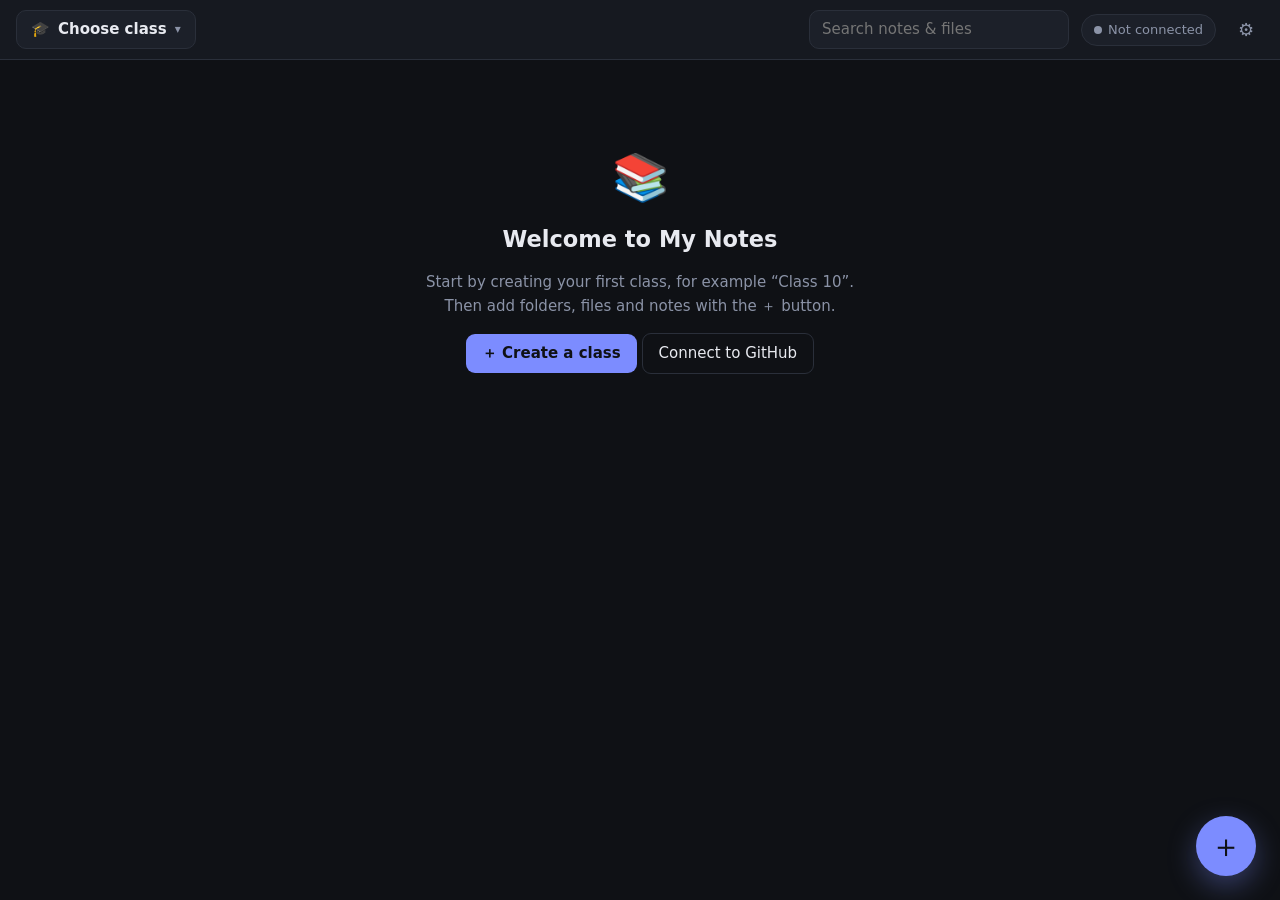
<file: index.html>
<!doctype html>
<html lang="en">
<head>
<meta charset="utf-8">
<meta name="viewport" content="width=device-width, initial-scale=1, viewport-fit=cover">
<meta http-equiv="Content-Security-Policy"
  content="default-src 'self'; script-src 'self'; style-src 'self' 'unsafe-inline'; img-src 'self' data: blob: https:; connect-src 'self' https://api.github.com">
<meta name="theme-color" content="#0f1115">
<meta name="color-scheme" content="dark">
<meta name="apple-mobile-web-app-capable" content="yes">
<meta name="mobile-web-app-capable" content="yes">
<meta name="apple-mobile-web-app-status-bar-style" content="black-translucent">
<meta name="apple-mobile-web-app-title" content="My Notes">
<link rel="manifest" href="manifest.webmanifest">
<link rel="icon" href="icons/icon-192.png">
<link rel="apple-touch-icon" href="icons/apple-touch-icon.png">
<title>My Notes</title>
<link rel="stylesheet" href="style.css">
</head>
<body>
  <div class="topbar">
    <div class="class-select">
      <button class="class-btn" id="classBtn" data-action="class-menu"></button>
      <div class="menu" id="classMenu"></div>
    </div>
    <nav class="crumbs" id="crumbs"></nav>
    <div class="spacer"></div>
    <input class="search" id="search" type="search" placeholder="Search notes &amp; files" autocomplete="off">
    <button class="sync-pill" id="syncPill" data-action="sync"></button>
    <button class="icon-btn" data-action="settings" title="Settings">⚙</button>
  </div>

  <main id="main"></main>

  <button class="fab" id="fab" data-action="fab" title="Add (Ctrl+N)">＋</button>
  <div class="fab-tip" id="fabTip"></div>

  <div class="popup" id="popup"></div>
  <div class="modal-bg" id="modalBg"><div class="modal" id="modal"></div></div>
  <div class="toasts" id="toasts"></div>
  <div class="drop-overlay"><div class="drop-box">📥<div id="dropHint">Drop to upload</div></div></div>
  <input type="file" id="pdfInput" class="visually-hidden" multiple tabindex="-1" aria-hidden="true">
  <input type="file" id="cameraInput" class="visually-hidden" accept="image/*" capture="environment" tabindex="-1" aria-hidden="true">
  <input type="file" id="folderInput" class="visually-hidden" webkitdirectory multiple tabindex="-1" aria-hidden="true">

  <script src="vendor/marked.umd.js"></script>
  <script src="vendor/purify.min.js"></script>
  <script src="backend.js"></script>
  <script src="app.js"></script>
</body>
</html>
</file>
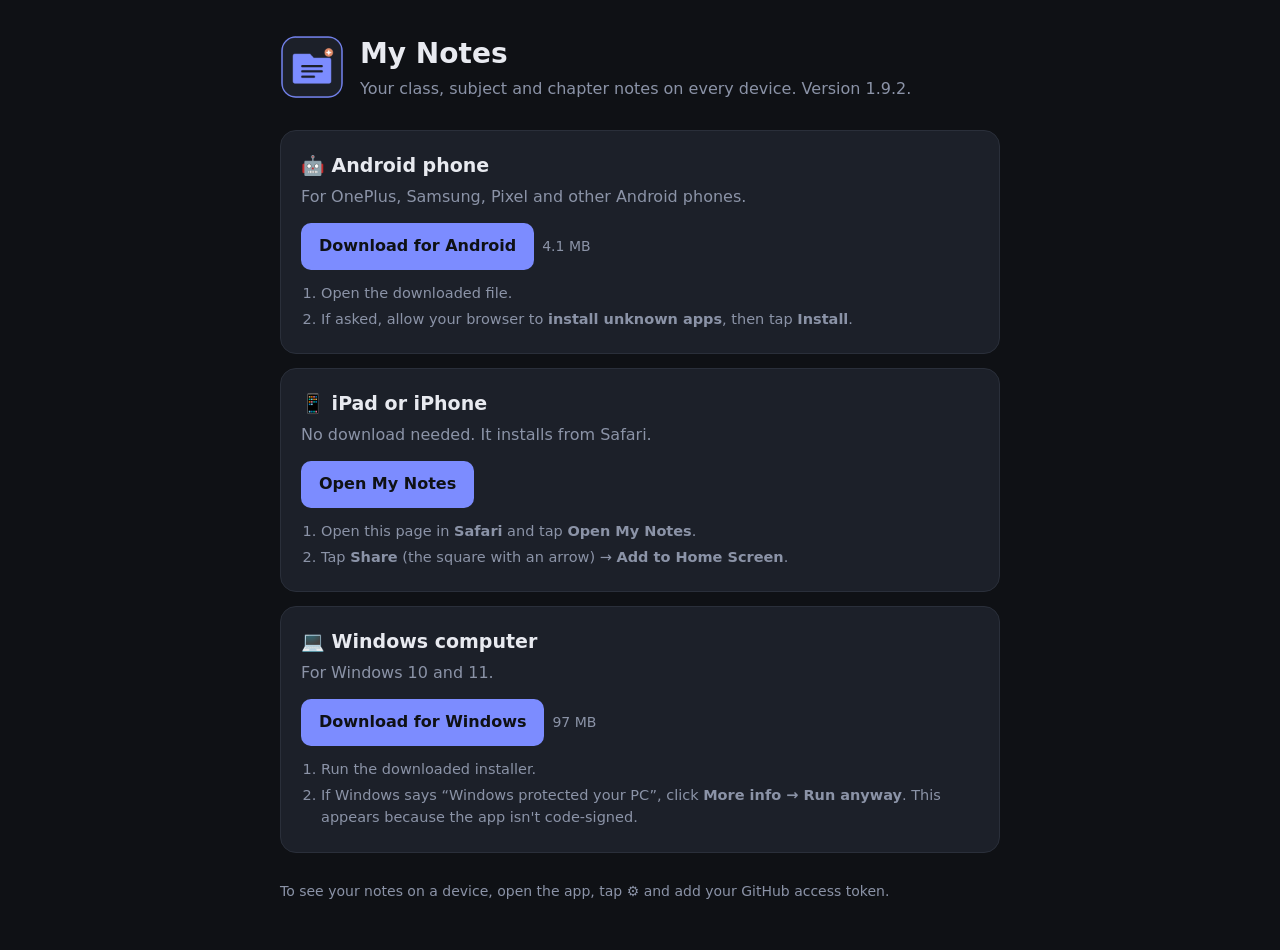
<file: download/index.html>
<!doctype html>
<html lang="en">
<head>
<meta charset="utf-8">
<meta name="viewport" content="width=device-width, initial-scale=1, viewport-fit=cover">
<title>Download My Notes</title>
<meta name="description" content="Download the My Notes app for Android, Windows and iPad.">
<link rel="icon" href="../icons/icon-192.png">
<style>
  :root {
    --bg: #0f1115; --card: #1c2029; --line: #2a2f3a; --text: #e8eaf0; --muted: #8b93a7;
    --accent: #7c8cff; --accent-ink: #0f1115;
    color-scheme: dark;
  }
  * { box-sizing: border-box; }
  body { margin: 0; background: var(--bg); color: var(--text);
    font: 16px/1.55 "Segoe UI", system-ui, -apple-system, Roboto, sans-serif;
    padding: max(32px, env(safe-area-inset-top)) 16px 48px; }
  main { max-width: 720px; margin: 0 auto; }
  header { display: flex; align-items: center; gap: 16px; margin-bottom: 28px; }
  header img { width: 64px; height: 64px; }
  h1 { margin: 0; font-size: 28px; }
  header p { margin: 2px 0 0; color: var(--muted); }
  .cards { display: grid; gap: 14px; }
  .card { background: var(--card); border: 1px solid var(--line); border-radius: 16px; padding: 20px; }
  .card h2 { margin: 0 0 4px; font-size: 19px; display: flex; align-items: center; gap: 10px; }
  .card p { margin: 0 0 14px; color: var(--muted); }
  .card ol { margin: 12px 0 0; padding-left: 20px; color: var(--muted); font-size: 14.5px; }
  .card ol li { margin: 3px 0; }
  .btn { display: inline-block; background: var(--accent); color: var(--accent-ink); text-decoration: none;
    font-weight: 700; padding: 11px 18px; border-radius: 10px; }
  .btn:focus-visible { outline: 3px solid #fff; outline-offset: 2px; }
  .size { color: var(--muted); font-size: 14px; margin-left: 8px; }
  .open { color: var(--accent); }
  footer { margin-top: 28px; color: var(--muted); font-size: 14px; }
</style>
</head>
<body>
<main>
  <header>
    <img src="../icons/icon-192.png" alt="">
    <div><h1>My Notes</h1><p>Your class, subject and chapter notes on every device. Version <span id="ver">1.9.2</span>.</p></div>
  </header>

  <div class="cards">
    <section class="card">
      <h2>🤖 Android phone</h2>
      <p>For OnePlus, Samsung, Pixel and other Android phones.</p>
      <a class="btn" href="My-Notes.apk" download>Download for Android</a><span class="size">4.1 MB</span>
      <ol>
        <li>Open the downloaded file.</li>
        <li>If asked, allow your browser to <b>install unknown apps</b>, then tap <b>Install</b>.</li>
      </ol>
    </section>

    <section class="card">
      <h2>📱 iPad or iPhone</h2>
      <p>No download needed. It installs from Safari.</p>
      <a class="btn" href="../">Open My Notes</a>
      <ol>
        <li>Open this page in <b>Safari</b> and tap <b>Open My Notes</b>.</li>
        <li>Tap <b>Share</b> (the square with an arrow) → <b>Add to Home Screen</b>.</li>
      </ol>
    </section>

    <section class="card">
      <h2>💻 Windows computer</h2>
      <p>For Windows 10 and 11.</p>
      <a class="btn" href="My-Notes-Setup.exe" download>Download for Windows</a><span class="size">97 MB</span>
      <ol>
        <li>Run the downloaded installer.</li>
        <li>If Windows says “Windows protected your PC”, click <b>More info → Run anyway</b>. This appears because the app isn't code-signed.</li>
      </ol>
    </section>
  </div>

  <footer>To see your notes on a device, open the app, tap ⚙ and add your GitHub access token.</footer>
</main>
</body>
</html>
</file>
<file: style.css>
:root {
  --bg: #0f1115; --panel: #161920; --card: #1c2029; --hover: #242935; --raised: #2a3040;
  --text: #e8eaf0; --muted: #8b93a7; --line: #2a2f3a;
  --accent: #7c8cff; --accent-soft: #252b48;
  --claude: #e08a68; --claude-soft: #3a2a23;
  --danger: #ff6b6b; --ok: #5fd39a; --warn: #f2c14e;
  color-scheme: dark;
}
* { box-sizing: border-box; }
html, body { height: 100%; }
body { margin: 0; background: var(--bg); color: var(--text); display: flex; flex-direction: column;
  font: 15px/1.55 "Segoe UI", system-ui, -apple-system, Roboto, sans-serif; overflow: hidden; user-select: none;
  -webkit-user-select: none; -webkit-tap-highlight-color: transparent; -webkit-text-size-adjust: 100%;
  padding-left: var(--safe-area-inset-left, env(safe-area-inset-left, 0px)); padding-right: var(--safe-area-inset-right, env(safe-area-inset-right, 0px)); }
button { font: inherit; color: inherit; }
input, textarea { font: inherit; color: var(--text); user-select: text; -webkit-user-select: text; }
::-webkit-scrollbar { width: 10px; height: 10px; }
::-webkit-scrollbar-thumb { background: var(--line); border-radius: 10px; border: 2px solid var(--bg); }

/* ---------- top bar ---------- */
.topbar { display: flex; align-items: center; gap: 12px; padding: calc(10px + var(--safe-area-inset-top, env(safe-area-inset-top, 0px))) 16px 10px; background: var(--panel);
  border-bottom: 1px solid var(--line); flex: none; }
.class-select { position: relative; }
.class-btn { background: var(--card); border: 1px solid var(--line); border-radius: 10px; padding: 7px 14px;
  font-weight: 600; cursor: pointer; display: flex; gap: 8px; align-items: center; max-width: 240px; white-space: nowrap; }
.class-btn span.name { overflow: hidden; text-overflow: ellipsis; }
.class-btn:hover { background: var(--hover); }
.caret { color: var(--muted); font-size: 12px; }
.crumbs { font-size: 14px; color: var(--muted); white-space: nowrap; overflow: hidden; text-overflow: ellipsis; min-width: 0; }
.crumbs a { color: var(--accent); cursor: pointer; }
.crumbs a:hover { text-decoration: underline; }
.crumbs .sep { margin: 0 6px; opacity: .6; }
.spacer { flex: 1; }
.search { width: 260px; padding: 7px 12px; border-radius: 10px; border: 1px solid var(--line); background: var(--card); outline: none; }
.search:focus { border-color: var(--accent); }
.icon-btn { background: transparent; border: 1px solid transparent; border-radius: 8px; width: 36px; height: 36px;
  font-size: 18px; cursor: pointer; color: var(--muted); }
.icon-btn:hover { background: var(--hover); color: var(--text); }
.sync-pill { background: var(--card); border: 1px solid var(--line); border-radius: 99px; padding: 5px 12px;
  font-size: 13px; color: var(--muted); cursor: pointer; white-space: nowrap; }
.sync-pill:hover { background: var(--hover); }
.sync-pill .dot { display: inline-block; width: 8px; height: 8px; border-radius: 50%; margin-right: 6px; background: var(--muted); }
.sync-pill.ok .dot { background: var(--ok); }
.sync-pill.error .dot { background: var(--danger); }
.sync-pill.offline .dot { background: var(--warn); }
.sync-pill.syncing .dot { background: var(--accent); animation: pulse 1s infinite; }
@keyframes pulse { 50% { opacity: .3; } }

/* ---------- menus & popups ---------- */
.menu, .popup { position: absolute; min-width: 210px; background: var(--card); border: 1px solid var(--line);
  border-radius: 10px; padding: 6px; z-index: 30; display: none; box-shadow: 0 12px 32px rgba(0,0,0,.5); }
.menu { top: 44px; left: 0; min-width: 250px; max-height: 60vh; overflow: auto; }
.menu-item > span { white-space: nowrap; }
.menu.show, .popup.show { display: block; }
.menu-item { padding: 7px 12px; border-radius: 6px; cursor: pointer; display: flex; justify-content: space-between; gap: 12px; }
.menu-item:hover { background: var(--hover); }
.menu-item.active { color: var(--accent); font-weight: 600; }
.menu-item.danger { color: var(--danger); }
.menu-item .sub { color: var(--muted); font-size: 13px; }
.menu-sep { height: 1px; background: var(--line); margin: 6px 4px; }
.menu-item.accent { color: var(--accent); }

/* ---------- main ---------- */
main { flex: 1; overflow: auto; padding: 22px 28px calc(110px + var(--safe-area-inset-bottom, env(safe-area-inset-bottom, 0px))); -webkit-overflow-scrolling: touch; }
.section { margin-bottom: 28px; }
.label { font-size: 12px; text-transform: uppercase; letter-spacing: .07em; color: var(--muted); margin: 0 0 10px; }
h1.page { font-size: 24px; margin: 0 0 18px; display: flex; align-items: center; gap: 10px; }
.grid { display: grid; grid-template-columns: repeat(auto-fill, minmax(180px, 1fr)); gap: 14px; }
.folder { position: relative; background: var(--card); border: 1px solid var(--line); border-radius: 14px; padding: 16px 16px 14px;
  cursor: pointer; transition: transform .08s, border-color .08s, background .08s; }
.folder:hover { background: var(--hover); border-color: var(--accent); transform: translateY(-1px); }
.folder .icon { font-size: 30px; line-height: 1.2; }
.folder .name { font-weight: 600; margin-top: 6px; word-break: break-word; }
.folder .count { font-size: 13px; color: var(--muted); }
.folder .more { position: absolute; top: 8px; right: 8px; opacity: 0; }
.folder:hover .more { opacity: 1; }
.new-dot { display: inline-block; width: 8px; height: 8px; border-radius: 50%; background: var(--claude); margin-left: 6px; vertical-align: middle; }

.list { display: flex; flex-direction: column; gap: 10px; }
.note { background: var(--card); border: 1px solid var(--line); border-radius: 12px; padding: 12px 16px; cursor: pointer; }
.note:hover { background: var(--hover); border-color: var(--accent); }
.note .title { font-weight: 600; }
.note .snippet { color: var(--muted); font-size: 14px; margin-top: 2px; overflow: hidden; text-overflow: ellipsis; white-space: nowrap; }
.meta { font-size: 13px; color: var(--muted); display: flex; flex-wrap: wrap; gap: 8px; align-items: center; margin-top: 6px; }
.badge { font-size: 12px; padding: 1px 9px; border-radius: 99px; background: var(--claude-soft); color: var(--claude); font-weight: 600; }
.badge.me { background: var(--accent-soft); color: var(--accent); }
mark { background: #5b4a12; color: inherit; border-radius: 3px; padding: 0 2px; }

.empty { text-align: center; color: var(--muted); padding: 60px 20px; }
.empty .big { font-size: 46px; }
.empty h2 { color: var(--text); margin: 8px 0 4px; }

/* ---------- note view & editor ---------- */
.doc { max-width: 860px; margin: 0 auto; }
.doc-head { display: flex; align-items: flex-start; gap: 12px; margin-bottom: 8px; }
.doc-head h1 { margin: 0; font-size: 28px; flex: 1; user-select: text; }
.doc-body { background: var(--card); border: 1px solid var(--line); border-radius: 14px; padding: 22px 26px; margin-top: 16px; user-select: text; }
.md { line-height: 1.7; }
.md :first-child { margin-top: 0; }
.md h1, .md h2, .md h3 { line-height: 1.3; margin: 1.2em 0 .5em; }
.md a { color: var(--accent); }
.md code { background: var(--raised); padding: 1px 6px; border-radius: 5px; font-family: Consolas, monospace; font-size: .92em; }
.md pre { background: #0b0d11; border: 1px solid var(--line); padding: 14px; border-radius: 10px; overflow: auto; }
.md pre code { background: none; padding: 0; }
.md blockquote { margin: 0; padding: 4px 16px; border-left: 3px solid var(--accent); color: var(--muted); }
.md table { border-collapse: collapse; }
.md th, .md td { border: 1px solid var(--line); padding: 6px 10px; }
.md img { max-width: 100%; border-radius: 8px; }
.md hr { border: 0; border-top: 1px solid var(--line); }

.editor { max-width: 980px; margin: 0 auto; display: flex; flex-direction: column; height: 100%; }
.editor .bar { display: flex; gap: 8px; align-items: center; margin-bottom: 12px; }
.editor .where { color: var(--muted); font-size: 14px; flex: 1; }
.editor input.title { font-size: 24px; font-weight: 700; background: transparent; border: 0; border-bottom: 1px solid var(--line);
  padding: 6px 2px; outline: none; margin-bottom: 12px; }
.editor input.title:focus { border-color: var(--accent); }
.editor .panes { flex: 1; display: grid; grid-template-columns: 1fr; gap: 14px; min-height: 340px; }
.editor .panes.split { grid-template-columns: 1fr 1fr; }
.editor textarea { width: 100%; height: 100%; resize: none; background: var(--card); border: 1px solid var(--line); border-radius: 12px;
  padding: 16px; outline: none; font-family: Consolas, "Cascadia Mono", monospace; font-size: 14.5px; line-height: 1.6; }
.editor textarea:focus { border-color: var(--accent); }
.editor .live { background: var(--card); border: 1px solid var(--line); border-radius: 12px; padding: 16px 20px; overflow: auto; }
.hint { color: var(--muted); font-size: 12.5px; margin-top: 8px; }

/* ---------- favourites, recycle bin ---------- */
.star { color: #f5c542; margin-left: 6px; font-size: .9em; }
.fav-grid { margin-bottom: 12px; }
.btn.fav-btn.on { color: #f5c542; }
.trash-emoji { flex: none; width: 40px; text-align: center; font-size: 30px; line-height: 1.2; }
.trash-item { cursor: default; }
.trash-actions { flex: none; display: flex; gap: 8px; }

/* ---------- subject sections & PDFs ---------- */
/* Kept in the page (not display:none) so every phone and iPad lets it open the file picker. */
.visually-hidden { position: fixed; left: 0; bottom: 0; width: 1px; height: 1px; opacity: 0; overflow: hidden; pointer-events: none; }
.page-row { display: flex; align-items: center; gap: 12px; flex-wrap: wrap; margin-bottom: 18px; }
.page-row h1.page { margin: 0; flex: 1 1 260px; min-width: 0; overflow-wrap: anywhere; }
label.btn { display: inline-flex; align-items: center; gap: 6px; }
.empty-actions { display: flex; gap: 10px; justify-content: center; flex-wrap: wrap; }
.grid.sections { grid-template-columns: repeat(auto-fill, minmax(230px, 1fr)); margin-bottom: 28px; }
.section-card { padding: 22px 20px 18px; }
.section-card .icon { font-size: 38px; }
.section-card .name { font-size: 17px; }
.note.file-item { display: flex; align-items: center; gap: 14px; }
.file-item .file-icon { flex: none; }
.file-item .file-text { flex: 1; min-width: 0; }
.file-item .title { overflow-wrap: anywhere; }
.file-item .meta { margin-top: 2px; }
.file-item .more { flex: none; }




/* ---------- move picker ---------- */
.move-list { max-height: 55vh; overflow: auto; border: 1px solid var(--line); border-radius: 10px; padding: 4px; }
.move-row { padding: 9px 12px; border-radius: 7px; cursor: pointer; overflow-wrap: anywhere; }
.move-row:hover { background: var(--hover); }
.move-row.current { color: var(--muted); cursor: default; }
.move-row.current:hover { background: none; }
.move-row .sub { color: var(--muted); font-size: 13px; }

/* ---------- drag & drop upload ---------- */
.drop-overlay { position: fixed; inset: 0; z-index: 70; display: none; align-items: center; justify-content: center;
  background: rgba(15,17,21,.82); pointer-events: none; }
body.dragging .drop-overlay { display: flex; }
.drop-box { border: 3px dashed var(--accent); border-radius: 20px; padding: 40px 56px; text-align: center; font-size: 46px; }
.drop-box div { font-size: 18px; font-weight: 600; margin-top: 8px; }

/* ---------- buttons ---------- */
.btn { background: var(--accent); color: #0f1115; border: 0; border-radius: 9px; padding: 8px 16px; font-weight: 600; cursor: pointer; white-space: nowrap; }
.btn:hover { filter: brightness(1.08); }
.btn.ghost { background: transparent; color: var(--text); border: 1px solid var(--line); font-weight: 500; }
.btn.ghost:hover { background: var(--hover); }
.btn.danger { background: var(--danger); }
.btn.ghost.danger { background: transparent; color: var(--danger); }

.fab { position: fixed; right: calc(24px + var(--safe-area-inset-right, env(safe-area-inset-right, 0px))); bottom: calc(24px + var(--safe-area-inset-bottom, env(safe-area-inset-bottom, 0px))); width: 60px; height: 60px; border-radius: 50%; border: 0; z-index: 10;
  background: var(--accent); color: #0f1115; font-size: 32px; line-height: 1; cursor: pointer; box-shadow: 0 10px 28px rgba(124,140,255,.35);
  transition: transform .12s; }
.fab:hover { transform: scale(1.06); }
.fab-tip { position: fixed; right: 100px; bottom: 46px; background: var(--card); border: 1px solid var(--line); z-index: 10;
  padding: 4px 10px; border-radius: 7px; font-size: 13px; color: var(--muted); opacity: 0; transition: opacity .12s; pointer-events: none; }
.fab:hover + .fab-tip { opacity: 1; }
.hidden { display: none !important; }

/* ---------- modal ---------- */
.modal-bg { position: fixed; inset: 0; background: rgba(0,0,0,.6); display: none; align-items: center; justify-content: center; z-index: 50; }
.modal-bg.show { display: flex; }
.modal { background: var(--panel); border: 1px solid var(--line); border-radius: 16px; padding: 22px; width: min(460px, 92vw);
  box-shadow: 0 20px 60px rgba(0,0,0,.6); max-height: 90vh; overflow: auto; }
.modal h3 { margin: 0 0 6px; font-size: 18px; }
.modal p { color: var(--muted); margin: 0 0 14px; font-size: 14px; }
.modal label { display: block; font-size: 13px; color: var(--muted); margin: 12px 0 4px; }
.modal input { width: 100%; padding: 9px 12px; border-radius: 9px; border: 1px solid var(--line); background: var(--card); outline: none; }
.modal input:focus { border-color: var(--accent); }
.modal .row { display: flex; justify-content: flex-end; gap: 8px; margin-top: 18px; }
.modal .row .left { margin-right: auto; }
.modal .err { color: var(--danger); font-size: 13px; margin-top: 8px; min-height: 1em; }
.modal ol { padding-left: 20px; color: var(--muted); font-size: 13.5px; margin: 6px 0 0; }
.modal a { color: var(--accent); cursor: pointer; }

/* ---------- toasts ---------- */
.toasts { position: fixed; left: 50%; bottom: calc(26px + var(--safe-area-inset-bottom, env(safe-area-inset-bottom, 0px))); width: max-content; max-width: calc(100vw - 32px); transform: translateX(-50%); display: flex; flex-direction: column; gap: 8px; z-index: 60; align-items: center; }
.toast { background: var(--raised); border: 1px solid var(--line); padding: 9px 16px; border-radius: 10px; font-size: 14px;
  box-shadow: 0 8px 24px rgba(0,0,0,.5); animation: rise .18s ease-out; }
.toast.claude { border-color: var(--claude); }
.toast.error { border-color: var(--danger); }
@keyframes rise { from { transform: translateY(8px); opacity: 0; } }

/* ---------- touch screens ---------- */
@media (hover: none) {
  .folder .more { opacity: .7; }
  .file-item .more { opacity: .8; }
  .folder:hover { transform: none; }
  .fab-tip, .editor .hint { display: none; }
  .icon-btn, .btn, .menu-item { min-height: 40px; }
}

/* ---------- phones and narrow windows ---------- */
@media (max-width: 760px) {
  .topbar { flex-wrap: wrap; gap: 8px 10px; padding-left: 12px; padding-right: 12px; }
  .spacer { display: none; }
  .search { order: 2; flex: 1; width: auto; min-width: 0; font-size: 16px; }
  .class-btn { order: 1; max-width: 46vw; }
  .class-select { order: 1; }
  .sync-pill { order: 3; padding: 5px 9px; }
  .sync-pill .pill-text { display: none; }
  .sync-pill .dot { margin-right: 0; }
  .topbar > .icon-btn { order: 4; }
  .crumbs { order: 5; flex-basis: 100%; font-size: 13.5px; white-space: normal; line-height: 1.6; }
  .crumbs:empty { display: none; }
  main { padding: 16px 14px calc(100px + var(--safe-area-inset-bottom, env(safe-area-inset-bottom, 0px))); }
  h1.page { font-size: 21px; margin-bottom: 14px; }
  .grid { grid-template-columns: repeat(auto-fill, minmax(140px, 1fr)); gap: 10px; }
  .folder { padding: 14px 12px 12px; }
  .doc-head { flex-wrap: wrap; }
  .doc-head h1 { flex-basis: 100%; font-size: 23px; }
  .doc-body { padding: 16px; }
  .editor .bar { flex-wrap: wrap; }
  .editor .where { flex-basis: 100%; }
  .editor .panes.split { grid-template-columns: 1fr; }
  .editor .panes.split textarea { display: none; }
  .editor input.title { font-size: 20px; }
  .editor textarea { font-size: 16px; }
  .modal { padding: 18px; }
  .modal input { font-size: 16px; }
  .fab { width: 56px; height: 56px; font-size: 30px; }
  .grid.sections { grid-template-columns: 1fr 1fr; }
  .trash-item { flex-wrap: wrap; }
  .trash-item .file-text { flex-basis: calc(100% - 60px); }
  .trash-actions { flex-basis: 100%; }
  .trash-actions .btn { flex: 1; }
  .section-card { padding: 18px 14px 14px; }
}
</file>
